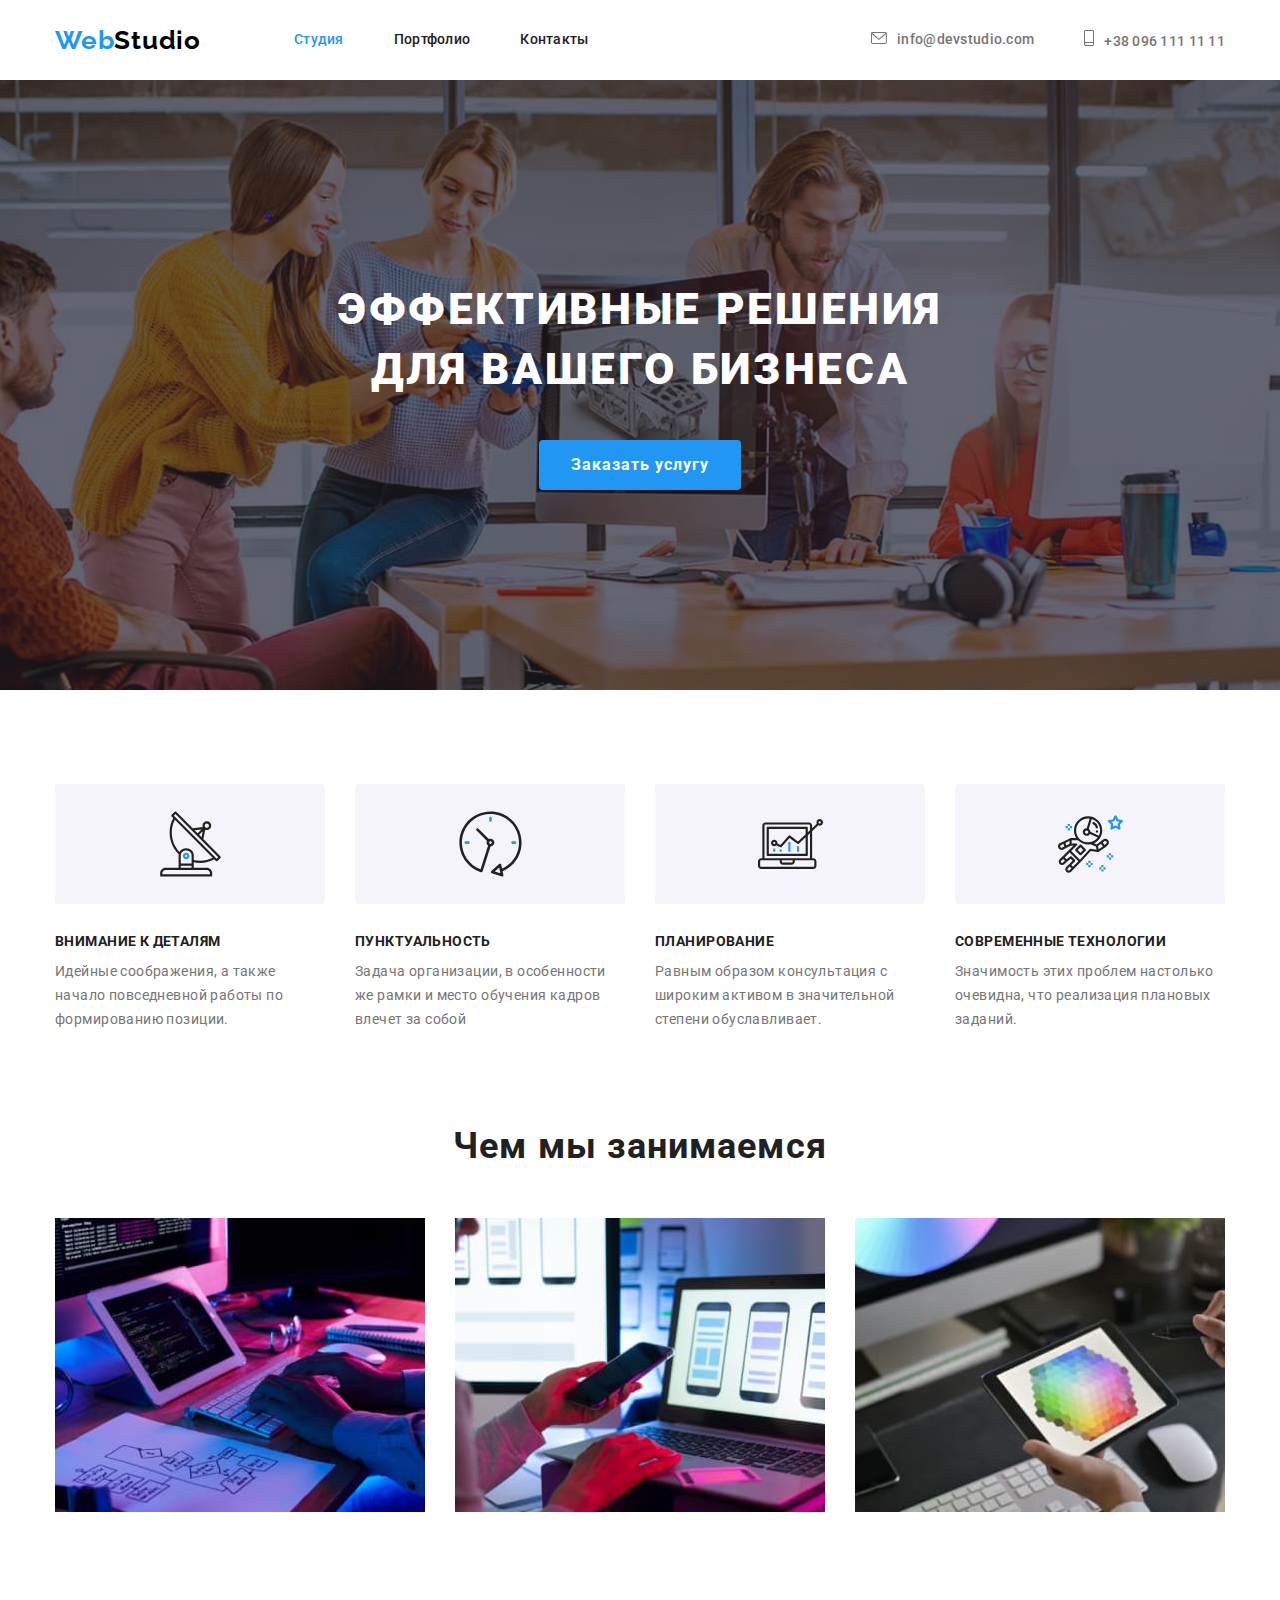
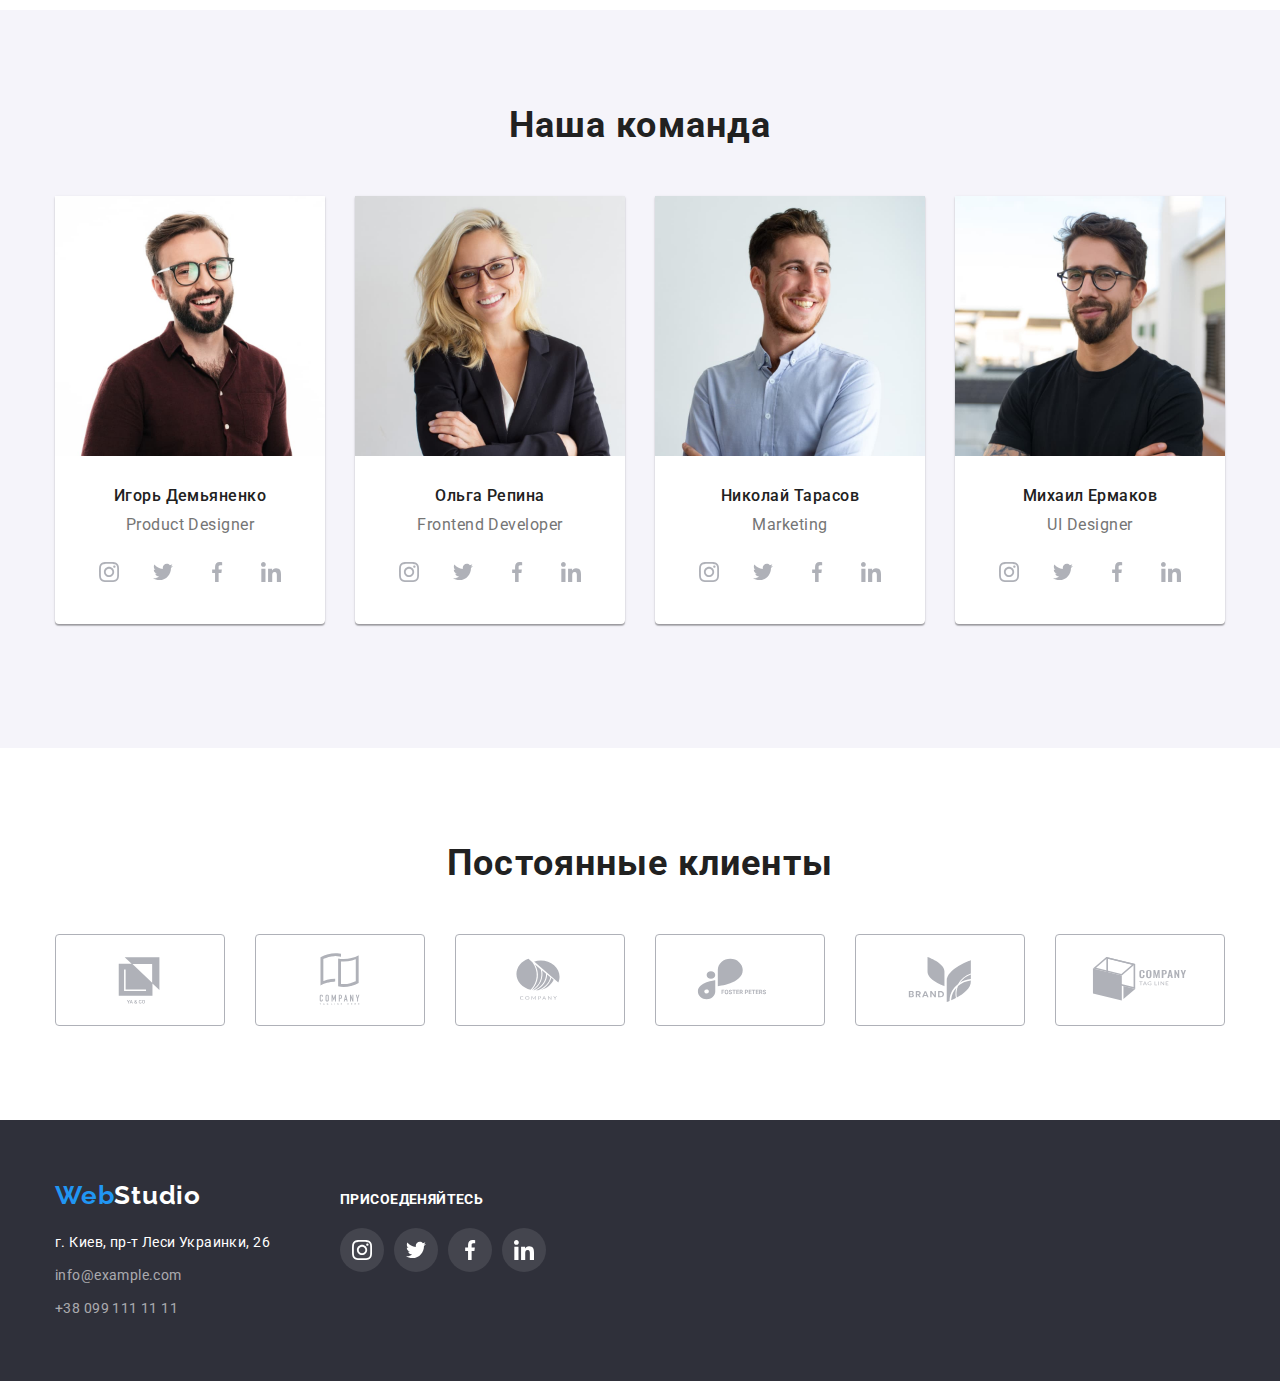
<file: index.html>
<!DOCTYPE html>
<html lang="ru">
  <head>
    <meta charset="UTF-8" />
    <meta http-equiv="X-UA-Compatible" content="IE=edge" />
    <meta name="Веб-Студия" content="Домашняя страница ВебСтудио" />
    <title lang="en">WebStudio</title>
    <link rel="preconnect" href="https://fonts.googleapis.com" />
    <link rel="preconnect" href="https://fonts.gstatic.com" crossorigin />
    <link
      href="https://fonts.googleapis.com/css2?family=Raleway:wght@700&family=Roboto:wght@400;500;700;900&display=swap"
      rel="stylesheet"
    />
    <link
      rel="stylesheet"
      href="https://cdn.jsdelivr.net/npm/modern-normalize@1.1.0/modern-normalize.min.css"
    />
    <link rel="stylesheet" href="./css/style.css" />
  </head>

  <body>
    <header class="page-header">
      <div class="container main-nav">
        <a lang="en" href="./index.html" class="logo">Web<span class="logo accent">Studio</span></a>
        <nav>
          <ul class="site-nav">
            <li><a href="./index.html" class="nav-link current">Студия</a></li>
            <li><a href="./portfolio.html" class="nav-link">Портфолио</a></li>
            <li><a href="" class="nav-link">Контакты</a></li>
          </ul>
        </nav>
        <ul class="auth-nav">
          <li>
            <a href="mailto:info@devstudio.com" class="contacts-link">
              <svg class="icon-brief">
                <use href="./images/svg/symbol-defs.svg#brief"></use></svg
              >info@devstudio.com</a
            >
          </li>
          <li>
            <a href="tel:+380961111111" class="contacts-link"
              ><svg class="icon-smartphone">
                <use href="./images/svg/symbol-defs.svg#smartphone"></use></svg
              >+38 096 111 11 11</a
            >
          </li>
        </ul>
      </div>
    </header>

    <main>
      <!-- hero -->
      <section class="index-hero">
        <div class="container">
          <h1 class="index-hero-title">Эффективные решения для вашего бизнеса</h1>
          <button type="button" class="primary button">Заказать услугу</button>
        </div>
      </section>
      <!-- features -->
      <section class="features-section">
        <div class="container">
          <h2 class="features-hidden-title">Особенности</h2>
          <ul class="features-list">
            <li>
              <div class="features-box">
                <svg class="icon">
                  <use href="./images/svg/symbol-defs.svg#antenna"></use>
                </svg>
              </div>
              <h3 class="features-title">Внимание к деталям</h3>
              <p class="features-text">
                Идейные соображения, а также начало повседневной работы по формированию позиции.
              </p>
            </li>
            <li>
              <div class="features-box">
                <svg class="icon">
                  <use href="./images/svg/symbol-defs.svg#clock"></use>
                </svg>
              </div>
              <h3 class="features-title">Пунктуальность</h3>
              <p class="features-text">
                Задача организации, в особенности же рамки и место обучения кадров влечет за собой
              </p>
            </li>
            <li>
              <div class="features-box">
                <svg class="icon">
                  <use href="./images/svg/symbol-defs.svg#diagram"></use>
                </svg>
              </div>
              <h3 class="features-title">Планирование</h3>
              <p class="features-text">
                Равным образом консультация с широким активом в значительной степени обуславливает.
              </p>
            </li>
            <li>
              <div class="features-box">
                <svg class="icon">
                  <use href="./images/svg/symbol-defs.svg#astronaut"></use>
                </svg>
              </div>
              <h3 class="features-title">Современные технологии</h3>
              <p class="features-text">
                Значимость этих проблем настолько очевидна, что реализация плановых заданий.
              </p>
            </li>
          </ul>
        </div>
      </section>
      <!-- what we do -->
      <section class="what-we-do-section">
        <div class="container">
          <h2 class="what-we-do-title">Чем мы занимаемся</h2>
          <ul class="what-we-do-list">
            <li>
              <img src="./images/box1.jpg" alt="Человек за ПК" width="370" />
            </li>
            <li>
              <img src="./images/box2.jpg" alt="Человек с смартфоном" width="370" />
            </li>
            <li>
              <img src="./images/box3.jpg" alt="Человек с планшетом" width="370" />
            </li>
          </ul>
        </div>
      </section>
      <!-- Our team -->
      <section class="our-team-section">
        <div class="container">
          <h2 class="our-team-title">Наша команда</h2>
          <ul class="our-team-list">
            <li class="box-team">
              <img
                class="our-team-img"
                src="./images/img.jpg"
                alt="Фото Игоря Демьяненко"
                width="270"
              />
              <h3 class="our-team-subtitle">Игорь Демьяненко</h3>
              <p lang="en" class="our-team-text">Product Designer</p>
              <ul class="team-socials">
                <li>
                  <a href="" class="box-socials">
                    <svg class="icon-socials">
                      <use href="./images/svg/symbol-defs.svg#instagram"></use>
                    </svg>
                  </a>
                </li>
                <li>
                  <a href="" class="box-socials">
                    <svg class="icon-socials">
                      <use href="./images/svg/symbol-defs.svg#twitter"></use>
                    </svg>
                  </a>
                </li>
                <li>
                  <a href="" class="box-socials">
                    <svg class="icon-socials">
                      <use href="./images/svg/symbol-defs.svg#facebook"></use>
                    </svg>
                  </a>
                </li>
                <li>
                  <a href="" class="box-socials">
                    <svg class="icon-socials">
                      <use href="./images/svg/symbol-defs.svg#linkedin"></use>
                    </svg>
                  </a>
                </li>
              </ul>
            </li>
            <li class="box-team">
              <img
                class="our-team-img"
                src="./images/img(1).jpg"
                alt="Фото Ольги Репина"
                width="270"
              />
              <h3 class="our-team-subtitle">Ольга Репина</h3>
              <p lang="en" class="our-team-text">Frontend Developer</p>
              <ul class="team-socials">
                <li>
                  <a href="" class="box-socials">
                    <svg class="icon-socials">
                      <use href="./images/svg/symbol-defs.svg#instagram"></use>
                    </svg>
                  </a>
                </li>
                <li>
                  <a href="" class="box-socials">
                    <svg class="icon-socials">
                      <use href="./images/svg/symbol-defs.svg#twitter"></use>
                    </svg>
                  </a>
                </li>
                <li>
                  <a href="" class="box-socials">
                    <svg class="icon-socials">
                      <use href="./images/svg/symbol-defs.svg#facebook"></use>
                    </svg>
                  </a>
                </li>
                <li>
                  <a href="" class="box-socials">
                    <svg class="icon-socials">
                      <use href="./images/svg/symbol-defs.svg#linkedin"></use>
                    </svg>
                  </a>
                </li>
              </ul>
            </li>
            <li class="box-team">
              <img
                class="our-team-img"
                src="./images/img(2).jpg"
                alt="Фото Николая Тарасова"
                width="270"
              />
              <h3 class="our-team-subtitle">Николай Тарасов</h3>
              <p lang="en" class="our-team-text">Marketing</p>
              <ul class="team-socials">
                <li>
                  <a href="" class="box-socials">
                    <svg class="icon-socials">
                      <use href="./images/svg/symbol-defs.svg#instagram"></use>
                    </svg>
                  </a>
                </li>
                <li>
                  <a href="" class="box-socials">
                    <svg class="icon-socials">
                      <use href="./images/svg/symbol-defs.svg#twitter"></use>
                    </svg>
                  </a>
                </li>
                <li>
                  <a href="" class="box-socials">
                    <svg class="icon-socials">
                      <use href="./images/svg/symbol-defs.svg#facebook"></use>
                    </svg>
                  </a>
                </li>
                <li>
                  <a href="" class="box-socials">
                    <svg class="icon-socials">
                      <use href="./images/svg/symbol-defs.svg#linkedin"></use>
                    </svg>
                  </a>
                </li>
              </ul>
            </li>
            <li class="box-team">
              <img
                class="our-team-img"
                src="./images/img(3).jpg"
                alt="Фото Михаила Ермакова"
                width="270"
              />
              <h3 class="our-team-subtitle">Михаил Ермаков</h3>
              <p lang="en" class="our-team-text">UI Designer</p>
              <ul class="team-socials">
                <li>
                  <a href="" class="box-socials">
                    <svg class="icon-socials">
                      <use href="./images/svg/symbol-defs.svg#instagram"></use>
                    </svg>
                  </a>
                </li>
                <li>
                  <a href="" class="box-socials">
                    <svg class="icon-socials">
                      <use href="./images/svg/symbol-defs.svg#twitter"></use>
                    </svg>
                  </a>
                </li>
                <li>
                  <a href="" class="box-socials">
                    <svg class="icon-socials">
                      <use href="./images/svg/symbol-defs.svg#facebook"></use>
                    </svg>
                  </a>
                </li>
                <li>
                  <a href="" class="box-socials">
                    <svg class="icon-socials">
                      <use href="./images/svg/symbol-defs.svg#linkedin"></use>
                    </svg>
                  </a>
                </li>
              </ul>
            </li>
          </ul>
        </div>
      </section>
      <!-- Customers -->
      <section class="customers-section">
        <div class="container">
          <h2 class="customers-title">Постоянные клиенты</h2>
          <ul class="customers-list">
            <li>
              <a href="./index.html" class="customers-link">
                <svg class="icon-customer">
                  <use href="./images/svg/symbol-defs.svg#logo"></use></svg
              ></a>
            </li>
            <li>
              <a href="./index.html" class="customers-link"
                ><svg class="icon-customer">
                  <use href="./images/svg/symbol-defs.svg#logo-1"></use></svg
              ></a>
            </li>
            <li>
              <a href="./index.html" class="customers-link"
                ><svg class="icon-customer">
                  <use href="./images/svg/symbol-defs.svg#logo-2"></use></svg
              ></a>
            </li>
            <li>
              <a href="./index.html" class="customers-link"
                ><svg class="icon-customer">
                  <use href="./images/svg/symbol-defs.svg#logo-3"></use></svg
              ></a>
            </li>
            <li>
              <a href="./index.html" class="customers-link"
                ><svg class="icon-customer">
                  <use href="./images/svg/symbol-defs.svg#logo-4"></use></svg
              ></a>
            </li>
            <li>
              <a href="./index.html" class="customers-link"
                ><svg class="icon-customer">
                  <use href="./images/svg/symbol-defs.svg#logo-5"></use></svg
              ></a>
            </li>
          </ul>
        </div>
      </section>
    </main>

    <footer class="page-footer">
      <div class="container footer-content">
        <div>
          <a lang="en" href="./index.html" class="logo"
            >Web<span class="logo accent-bottom">Studio</span></a
          >
          <address class="footer-address">
            <ul class="address-list">
              <li><a href="" class="street">г. Киев, пр-т Леси Украинки, 26</a></li>
              <li>
                <a href="mailto:info@example.com" class="contacts-link-bottom">info@example.com</a>
              </li>
              <li>
                <a href="tel:+380991111111" class="contacts-link-bottom">+38 099 111 11 11</a>
              </li>
            </ul>
          </address>
        </div>
        <section class="join-us-section">
          <h2 class="join-us-title">Присоеденяйтесь</h2>
          <ul class="footer-socials">
            <li>
              <a href="" class="footer-box-socials">
                <svg class="footer-icon-socials">
                  <use href="./images/svg/symbol-defs.svg#instagram"></use>
                </svg>
              </a>
            </li>
            <li>
              <a href="" class="footer-box-socials">
                <svg class="footer-icon-socials">
                  <use href="./images/svg/symbol-defs.svg#twitter"></use>
                </svg>
              </a>
            </li>
            <li>
              <a href="" class="footer-box-socials">
                <svg class="footer-icon-socials">
                  <use href="./images/svg/symbol-defs.svg#facebook"></use>
                </svg>
              </a>
            </li>
            <li>
              <a href="" class="footer-box-socials">
                <svg class="footer-icon-socials">
                  <use href="./images/svg/symbol-defs.svg#linkedin"></use>
                </svg>
              </a>
            </li>
          </ul>
        </section>
      </div>
    </footer>
  </body>
</html>
</file>
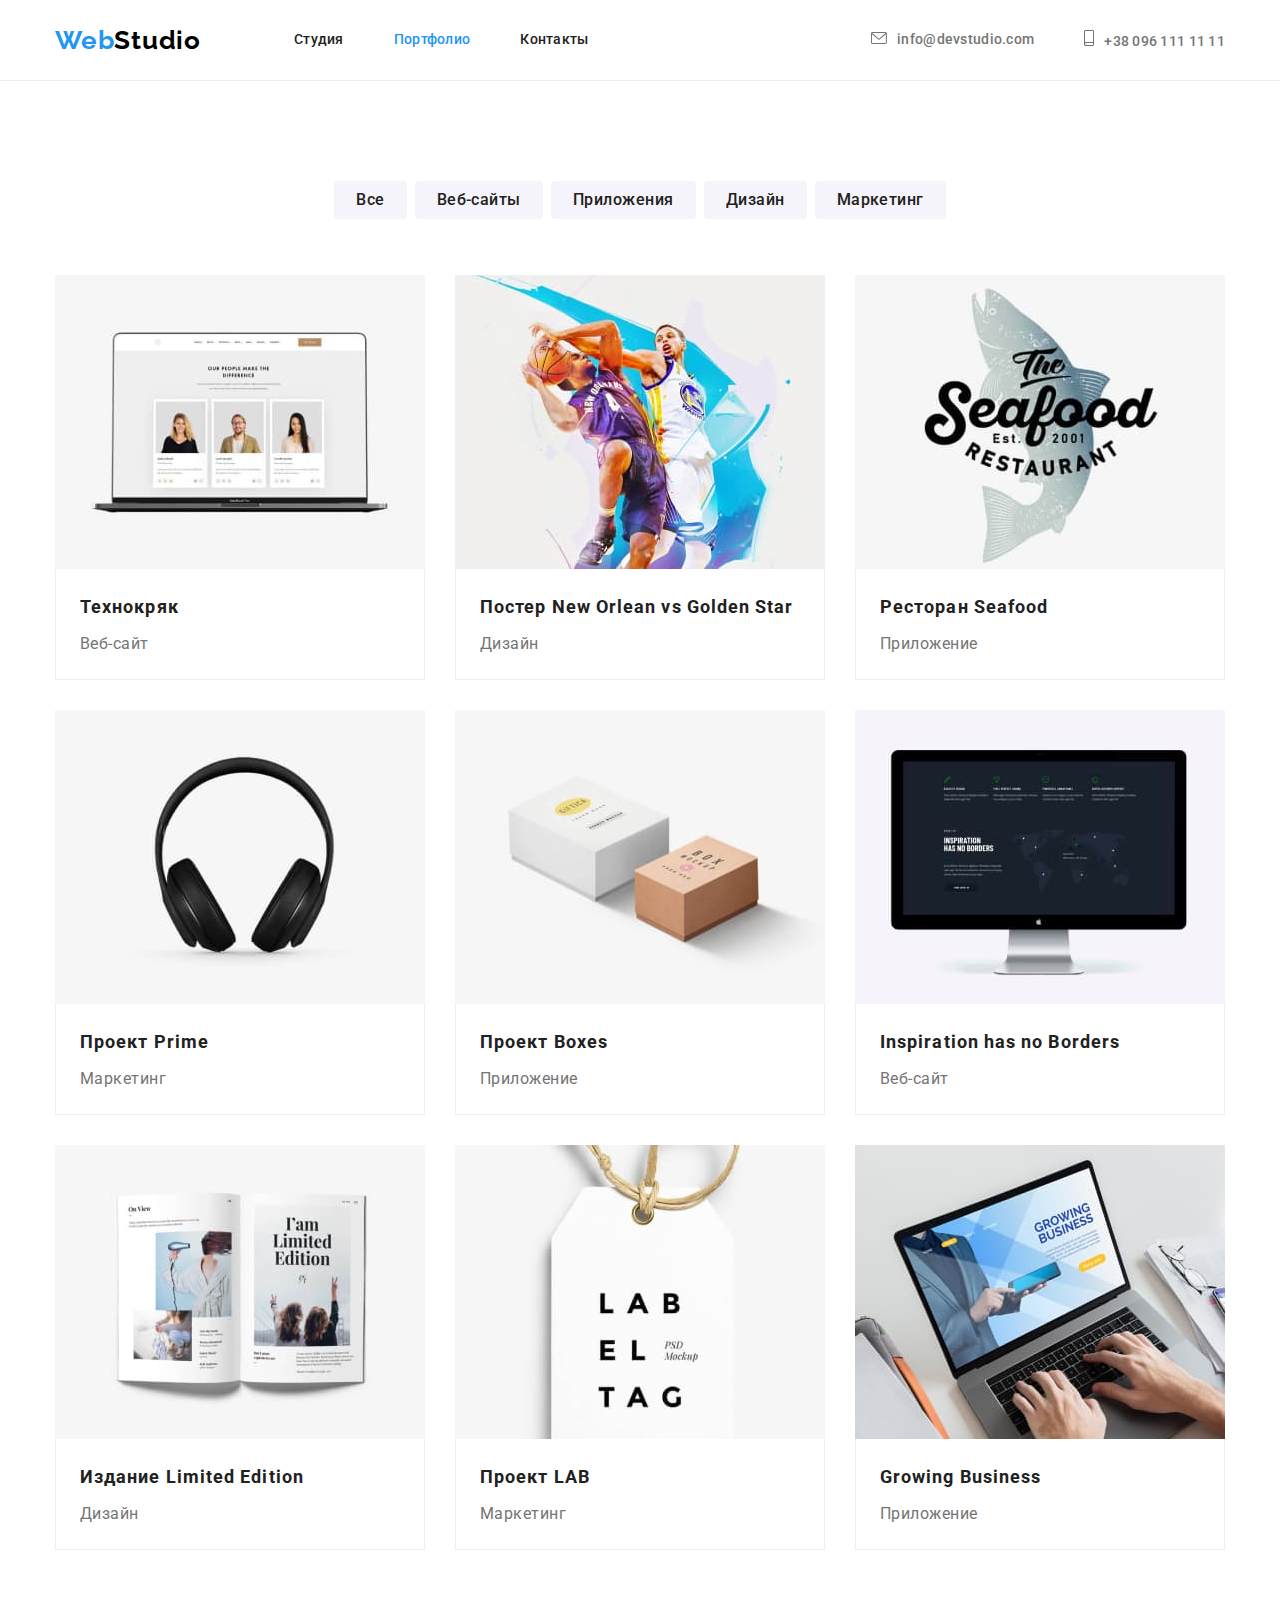
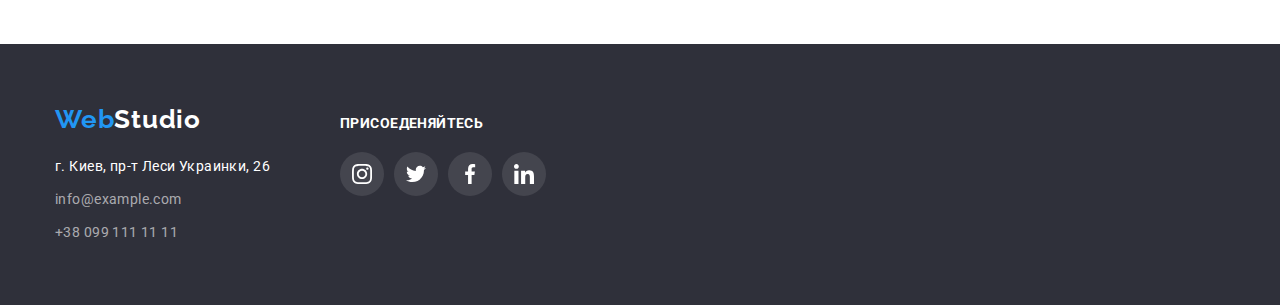
<file: portfolio.html>
<!DOCTYPE html>
<html lang="ru">
  <head>
    <meta charset="UTF-8" />
    <meta http-equiv="X-UA-Compatible" content="IE=edge" />
    <meta name="Веб-Студия" content="Домашняя страница ВебСтудио" />
    <title lang="en">WebStudio</title>
    <link rel="preconnect" href="https://fonts.googleapis.com" />
    <link rel="preconnect" href="https://fonts.gstatic.com" crossorigin />
    <link
      href="https://fonts.googleapis.com/css2?family=Raleway:wght@700&family=Roboto:wght@400;500;700;900&display=swap"
      rel="stylesheet"
    />
    <link
      rel="stylesheet"
      href="https://cdn.jsdelivr.net/npm/modern-normalize@1.1.0/modern-normalize.min.css"
    />
    <link rel="stylesheet" href="./css/style.css" />
  </head>

  <body>
    <header class="page-header">
      <div class="container main-nav">
        <a lang="en" href="./index.html" class="logo">Web<span class="logo accent">Studio</span></a>
        <nav>
          <ul class="site-nav">
            <li><a href="./index.html" class="nav-link">Студия</a></li>
            <li><a href="./portfolio.html" class="nav-link current">Портфолио</a></li>
            <li><a href="" class="nav-link">Контакты</a></li>
          </ul>
        </nav>
        <ul class="auth-nav">
          <li>
            <a href="mailto:info@devstudio.com" class="contacts-link">
              <svg class="icon-brief">
                <use href="./images/svg/symbol-defs.svg#brief"></use></svg
              >info@devstudio.com</a
            >
          </li>
          <li>
            <a href="tel:+380961111111" class="contacts-link"
              ><svg class="icon-smartphone">
                <use href="./images/svg/symbol-defs.svg#smartphone"></use></svg
              >+38 096 111 11 11</a
            >
          </li>
        </ul>
      </div>
    </header>

    <main>
      <section class="portfolio-section">
        <div class="container">
          <h1 class="portfolio-hidden-title">Портфолио</h1>
          <ul class="portfolio-btn-list">
            <li>
              <button type="button" class="button secondary">Все</button>
            </li>
            <li>
              <button type="button" class="button secondary">Веб-сайты</button>
            </li>
            <li>
              <button type="button" class="button secondary">Приложения</button>
            </li>
            <li>
              <button type="button" class="button secondary">Дизайн</button>
            </li>
            <li>
              <button type="button" class="button secondary">Маркетинг</button>
            </li>
          </ul>

          <ul class="portfolio-list">
            <li class="portfolio-box">
              <img
                class="portfolio-img"
                src="./images/portfolio/img.jpg"
                alt="Веб-страница"
                width="370"
              />
              <div class="portfilio-socet">
                <h2 class="portfolio-titles">Технокряк</h2>
                <p class="portfolio-text">Веб-сайт</p>
              </div>
            </li>
            <li class="portfolio-box">
              <img
                class="portfolio-img"
                src="./images/portfolio/img(1).jpg"
                alt="Фото баскетболистов"
                width="370"
              />
              <div class="portfilio-socet">
                <h2 class="portfolio-titles">Постер New Orlean vs Golden Star</h2>
                <p class="portfolio-text">Дизайн</p>
              </div>
            </li>
            <li class="portfolio-box">
              <img
                class="portfolio-img"
                src="./images/portfolio/img(2).jpg"
                alt="Вывеска ресторана"
                width="370"
              />
              <div class="portfilio-socet">
                <h2 class="portfolio-titles">Ресторан Seafood</h2>
                <p class="portfolio-text">Приложение</p>
              </div>
            </li>
            <li class="portfolio-box">
              <img
                class="portfolio-img"
                src="./images/portfolio/img(3).jpg"
                alt="Фото наушников"
                width="370"
              />
              <div class="portfilio-socet">
                <h2 class="portfolio-titles">Проект Prime</h2>
                <p class="portfolio-text">Маркетинг</p>
              </div>
            </li>
            <li class="portfolio-box">
              <img
                class="portfolio-img"
                src="./images/portfolio/img(4).jpg"
                alt="Фото коробок"
                width="370"
              />
              <div class="portfilio-socet">
                <h2 class="portfolio-titles">Проект Boxes</h2>
                <p class="portfolio-text">Приложение</p>
              </div>
            </li>
            <li class="portfolio-box">
              <img
                class="portfolio-img"
                src="./images/portfolio/img(5).jpg"
                alt="Веб-сайт"
                width="370"
              />
              <div class="portfilio-socet">
                <h2 class="portfolio-titles">Inspiration has no Borders</h2>
                <p class="portfolio-text">Веб-сайт</p>
              </div>
            </li>
            <li class="portfolio-box">
              <img
                class="portfolio-img"
                src="./images/portfolio/img(6).jpg"
                alt="Журнал"
                width="370"
              />
              <div class="portfilio-socet">
                <h2 class="portfolio-titles">Издание Limited Edition</h2>
                <p class="portfolio-text">Дизайн</p>
              </div>
            </li>
            <li class="portfolio-box">
              <img
                class="portfolio-img"
                src="./images/portfolio/img(7).jpg"
                alt="Бейджик"
                width="370"
              />
              <div class="portfilio-socet">
                <h2 class="portfolio-titles">Проект LAB</h2>
                <p class="portfolio-text">Маркетинг</p>
              </div>
            </li>
            <li class="portfolio-box">
              <img
                class="portfolio-img"
                src="./images/portfolio/img(8).jpg"
                alt="Фото работающего приложения"
                width="370"
              />
              <div class="portfilio-socet">
                <h2 class="portfolio-titles">Growing Business</h2>
                <p class="portfolio-text">Приложение</p>
              </div>
            </li>
          </ul>
        </div>
      </section>
    </main>

    <footer class="page-footer">
      <div class="container footer-content">
        <div>
          <a lang="en" href="./index.html" class="logo"
            >Web<span class="logo accent-bottom">Studio</span></a
          >
          <address class="footer-address">
            <ul class="address-list">
              <li><a href="" class="street">г. Киев, пр-т Леси Украинки, 26</a></li>
              <li>
                <a href="mailto:info@example.com" class="contacts-link-bottom">info@example.com</a>
              </li>
              <li>
                <a href="tel:+380991111111" class="contacts-link-bottom">+38 099 111 11 11</a>
              </li>
            </ul>
          </address>
        </div>
        <section class="join-us-section">
          <h2 class="join-us-title">Присоеденяйтесь</h2>
          <ul class="footer-socials">
            <li>
              <a href="" class="footer-box-socials">
                <svg class="footer-icon-socials">
                  <use href="./images/svg/symbol-defs.svg#instagram"></use>
                </svg>
              </a>
            </li>
            <li>
              <a href="" class="footer-box-socials">
                <svg class="footer-icon-socials">
                  <use href="./images/svg/symbol-defs.svg#twitter"></use>
                </svg>
              </a>
            </li>
            <li>
              <a href="" class="footer-box-socials">
                <svg class="footer-icon-socials">
                  <use href="./images/svg/symbol-defs.svg#facebook"></use>
                </svg>
              </a>
            </li>
            <li>
              <a href="" class="footer-box-socials">
                <svg class="footer-icon-socials">
                  <use href="./images/svg/symbol-defs.svg#linkedin"></use>
                </svg>
              </a>
            </li>
          </ul>
        </section>
      </div>
    </footer>
  </body>
</html>
</file>
<file: css/style.css>
:root {
    --primary-text-color: #757575;
    --title-text-color: #212121;
    --accent-color: #2196F3;
    --white-color: #FFFFFF;
    --black-color: #000000;
    --primary-bcg: #FFFFFF;
    --secondary-bcg: #F5F4FA;
    --accent-bcg: #2F303A;
}    
body {  
    color: var(--primary-text-color);
    background-color: var(--primary-bcg);
    font-family: Roboto, sans-serif;
    font-style: normal;
}
ul {
    padding: 0;
    margin: 0;
    
    list-style: none;
} 
a {
    text-decoration: none;
}
h1,h2,h3,h4,h5,h6 {
    color: var(--title-text-color);
}
.container {
    width: 1200px;
    padding: 0 15px;
    margin: 0 auto;
}
/* header */
.page-header {  
    background-color: var(--primary-bcg);
}
.logo {
    color: var(--accent-color);
    font-family: Raleway, sans-serif;
    font-weight: 700;
    font-size: 26px;
    line-height: 1.19;
    letter-spacing: 0.03em;
}
.accent {
    color: var(--black-color);
    font-family: Raleway, sans-serif;
    font-weight: 700;
    font-size: 26px;
    line-height: 1.19;
    letter-spacing: 0.03em;
}
.main-nav {
    display: flex;
    align-items: center;
}
.site-nav {
    display: flex;
    margin-left: 93px;
}
.site-nav li+li {
    margin-left: 50px;
}
.site-nav a {
    display: block;
    padding: 32px 0;
}
.auth-nav {
    display: flex;
    margin-left: auto;
}
.auth-nav li+li {
    margin-left: 50px;
}
.nav-link {
    color: var(--title-text-color);
    font-weight: 500;
    font-size: 14px;
    line-height: 1.14;
    letter-spacing: 0.02em;
}
.nav-link.current {
    color: var(--accent-color);
}
.contacts-link{
    color: var(--primary-text-color);
    font-weight: 500;
    font-size: 14px;
    line-height: 1.14;
    letter-spacing: 0.02em;
}
.icon-brief {
    width: 16px;
    height: 12px;
    margin-right: 10px;

    fill: var(--primary-text-color);
}
.icon-smartphone {
    width: 10px;
    height: 16px;
    margin-right: 10px;

    fill: var(--primary-text-color);
}
.nav-link:hover,
.nav-link:focus,
.contacts-link:hover,
.contacts-link:focus,
.contacts-link-bottom:hover,
.contacts-link-bottom:focus {
    color: var(--accent-color);
}
.contacts-link:hover .icon-brief,
.contacts-link:focus .icon-brief {
    fill: var(--accent-color);
}
.contacts-link:hover .icon-smartphone,
.contacts-link:focus .icon-smartphone {
    fill: var(--accent-color);
}
/* footer */
.page-footer {
    padding: 60px 0 60px 0px;

    background-color: var(--accent-bcg);
}
.footer-content {
    display: flex;
}
.accent-bottom {
    color: var(--white-color);
    font-family: Raleway, sans-serif;
    font-weight: 700;
    font-size: 26px;
    line-height: 1.19;
    letter-spacing: 0.03em;
}
.footer-address {
    margin-top: 20px;

    font-style: inherit;
}
.address-list li:not(:last-child) {
    margin-bottom: 9px;
}
.street { 
    color: var(--white-color);
    font-weight: 400;
    font-size: 14px;
    line-height: 1.71;
    letter-spacing: 0.03em;
}
.contacts-link-bottom {
    color: rgba(255, 255, 255, 0.6);
    font-weight: 400;
    font-size: 14px;
    line-height: 1.71;
    letter-spacing: 0.03em;
}
.join-us-section {
    margin-top: 12px;
    margin-left: 70px;
}
.join-us-title {
    margin-top: 0;
    margin-bottom: 0;

    font-weight: 700;
    font-size: 14px;
    line-height: 1.14;
    letter-spacing: 0.03em;
    text-transform: uppercase;
    color: #FFFFFF;
}
.footer-socials {
    display: flex;
    margin-top: 20px;
}
.footer-socials li+li {
    margin-left: 10px;
}
.footer-box-socials {
    display: flex;
    align-items: center;
    justify-content: center;
    width: 44px;
    height: 44px;
    border-radius: 50%;

    background-color: rgba(255, 255, 255, 0.1);
}
.footer-icon-socials {
    width: 20px;
    height: 20px;

    fill: #FFFFFF;
}
.footer-box-socials:hover,
.footer-box-socials:focus {
    background-color: var(--accent-color);
}

/* button */
.button {
    font-family: inherit;
    cursor: pointer;
    border: transparent;
}
.primary {
    display: inline-block;
    padding: 10px 32px;
    border-radius: 4px;
    margin: 0 auto;

    color: var(--white-color);
    background-color: var(--accent-color);
    font-weight: 700;
    font-size: 16px;
    line-height: 1.88;
    display: flex;
    align-items: center;
    text-align: center;
    letter-spacing: 0.06em;
}
.secondary {
    display: inline-block;
    padding: 6px 22px;
    border-radius: 4px;

    color: var(--title-text-color);
    background-color: var(--secondary-bcg);
    font-weight: 500;
    font-size: 16px;
    line-height: 1.62;
    text-align: center;
    letter-spacing: 0.03em;
}
.secondary:hover,
.secondary:focus {
    color: var(--white-color);
    background-color: var(--accent-color);
    box-shadow: 0px 3px 1px rgba(0, 0, 0, 0.1),
    0px 1px 2px rgba(0, 0, 0, 0.08),
    0px 2px 2px rgba(0, 0, 0, 0.12);
}
/* index.html */
.index-hero {
    margin: 0 auto;
    padding-top: 200px;
    padding-bottom: 200px;

    background-color: var(--accent-bcg);
    background-image: linear-gradient(to right, rgba(47, 48, 58, 0.4), rgba(47, 48, 58, 0.4)), url('../images/bgc-img.jpg');
    background-repeat: no-repeat;
    background-position: center;
    background-size: cover;
}
.index-hero-title {
    width: 700px;
    margin: 0 auto 40px auto;

    color: var(--white-color);
    font-weight: 900;
    font-size: 44px;
    line-height: 1.36;
    letter-spacing: 0.06em;
    text-align: center;
    text-transform: uppercase;
}
.features-section {
    padding-top: 94px;
    padding-bottom: 94px;

    background-color: var(--white-color);
}
.features-hidden-title {
    position: absolute;
    white-space: nowrap;
    width: 1px;
    height: 1px;
    overflow: hidden;
    border: 0;
    padding: 0;
    clip: rect(0 0 0 0);
    clip-path: inset(50%);
    margin: -1px;
}
.features-list {
    display: flex;
}
.features-box {
    display: flex;
    align-items: center;
    justify-content: center;
    width: 270px;
    height: 120px;
    border-radius: 4px;

    background-color: var(--secondary-bcg);
}
.features-box .icon {
    width: 65px;
    height: 70px;
}
.features-list li+li {
    margin-left: 30px;
}
.features-title {
    margin-top: 30px;
    margin-bottom: 10px;
    
    font-weight: 700;
    font-size: 14px;
    line-height: 1.14;
    letter-spacing: 0.03em;
    text-transform: uppercase;
}
.features-text {
    margin: 0px;

    font-weight: 400;
    font-size: 14px;
    line-height: 1.71;
    letter-spacing: 0.03em;
}
.what-we-do-section {
    padding-bottom: 94px;

    background-color: var(--white-color);
}
.what-we-do-title {
    margin-top: 0;
    margin-bottom: 50px;

    font-weight: 700;
    font-size: 36px;
    line-height: 1.17;
    text-align: center;
    letter-spacing: 0.03em;
}
.what-we-do-list {
    display: flex;
}
.what-we-do-list li+li {
    margin-left: 30px;
}
.our-team-section {
    padding-top: 94px;
    padding-bottom: 124px;

    background-color: var(--secondary-bcg);
}
.our-team-title {
    margin-top: 0;
    margin-bottom: 50px;

    font-weight: 700;
    font-size: 36px;
    line-height: 1.17;
    text-align: center;
    letter-spacing: 0.03em;
}
.our-team-list {
    display: flex;
}
.our-team-list .box-team + .box-team {
    margin-left: 30px;
}
.box-team {
    width:calc((100% - 3 * 30px) / 4 );
    padding-bottom: 30px;
    border-radius: 0px 0px 4px 4px;
    box-shadow: 0px 1px 3px rgba(0, 0, 0, 0.12),
    0px 1px 1px rgba(0, 0, 0, 0.14),
    0px 2px 1px rgba(0, 0, 0, 0.2);

    background-color: #FFFFFF;
}
.our-team-img {
    width: 100%;
    display: block;
    margin-bottom: 30px;
}
.our-team-subtitle {
    margin-top: 0;
    margin-bottom: 10px;

    font-weight: 500;
    font-size: 16px;
    line-height: 1.19;
    text-align: center;
    letter-spacing: 0.03em;
}
.our-team-text {
    margin: 0;

    font-weight: 400;
    font-size: 16px;
    line-height: 1.19;
    text-align: center;
    letter-spacing: 0.03em;
}
.team-socials {
    display: flex;
    align-items: center;
    justify-content: center;
    margin-top: 16px;
}
.team-socials li+li {
    margin-left: 10px;
}
.box-socials {
    display: flex;
    align-items: center;
    justify-content: center;
    width: 44px;
    height: 44px;
    border-radius: 50%;

    background-color: #FFFFFF;
}
.icon-socials {
    width: 20px;
    height: 20px;

    fill: #afb1b8;
}
.box-socials:hover,
.box-socials:focus {
    background-color: var(--accent-color);
}
.box-socials:hover .icon-socials,
.box-socials:focus .icon-socials {
    fill: #FFFFFF;
}
.customers-section {
    padding-top: 94px;
    padding-bottom: 94px;

    background-color: var(--primary-bcg);
}
.customers-title {
    margin-top: 0;
    margin-bottom: 50px;
        
    font-weight: 700;
    font-size: 36px;
    line-height: 1.17;
    text-align: center;
    letter-spacing: 0.03em;
}
.customers-list {
    display: flex;
    justify-content: center;
}
.customers-list li+li {
    margin-left: 30px;
}
.customers-list .customers-link {
    display: flex;
    align-items: center;
    justify-content: center;
    width: 170px;
    height: 92px;
    border: 1px solid #AFB1B8;
    border-radius: 4px;
}
.icon-customer {
    width: 106px;
    height: 60px;

    fill: #AFB1B8;
}
.customers-link:hover,
.customers-link:focus {
    border-color: var(--accent-color);
}
.customers-link:hover .icon-customer,
.customers-link:focus .icon-customer {
    fill: var(--accent-color);
}

/* portfolio.html */
.portfolio-section {
    padding-top: 100px;
    padding-bottom: 94px;
    border-top: 1px solid #ECECEC;
}
.portfolio-hidden-title {
    position: absolute;
    white-space: nowrap;
    width: 1px;
    height: 1px;
    overflow: hidden;
    border: 0;
    padding: 0;
    clip: rect(0 0 0 0);
    clip-path: inset(50%);
    margin: -1px;
}
.portfolio-btn-list {
    display: flex;
    justify-content: center;

    margin-bottom: 56px;
}
.portfolio-btn-list li:not(:last-child) {
    margin-right: 8px;
}
.portfolio-list {
    display: flex;
    flex-wrap: wrap;
}
.portfolio-box {
    width:calc((100% - 2 * 30px) / 3 );
}
.portfolio-box:hover,
.portfolio-box:focus {
    box-shadow: 0px 1px 1px rgba(0, 0, 0, 0.12),
    0px 4px 4px rgba(0, 0, 0, 0.06),
    1px 4px 6px rgba(0, 0, 0, 0.16);
}
.portfolio-box:not(:nth-child(3n)) {
    margin-right: 30px;
}
.portfolio-box:not(:nth-last-child(-n + 3)) {
    margin-bottom: 30px;
}
.portfilio-socet {
    border-bottom: 1px solid #EEEEEE;
    border-left: 1px solid #EEEEEE;
    border-right: 1px solid #EEEEEE;
    padding-top: 20px;
    padding-left: 24px;
    padding-right: 24px;
    padding-bottom: 20px;
}
.portfolio-img {
    width: 100%;
    display: block;
}
.portfolio-titles {
    margin-top: 0;
    margin-bottom: 4px;

    font-weight: 700;
    font-size: 18px;
    line-height: 2;
    letter-spacing: 0.06em;
}
.portfolio-text {
    margin: 0;

    font-weight: 400;
    font-size: 16px;
    line-height: 1.88;
    letter-spacing: 0.03em;
}
</file>
